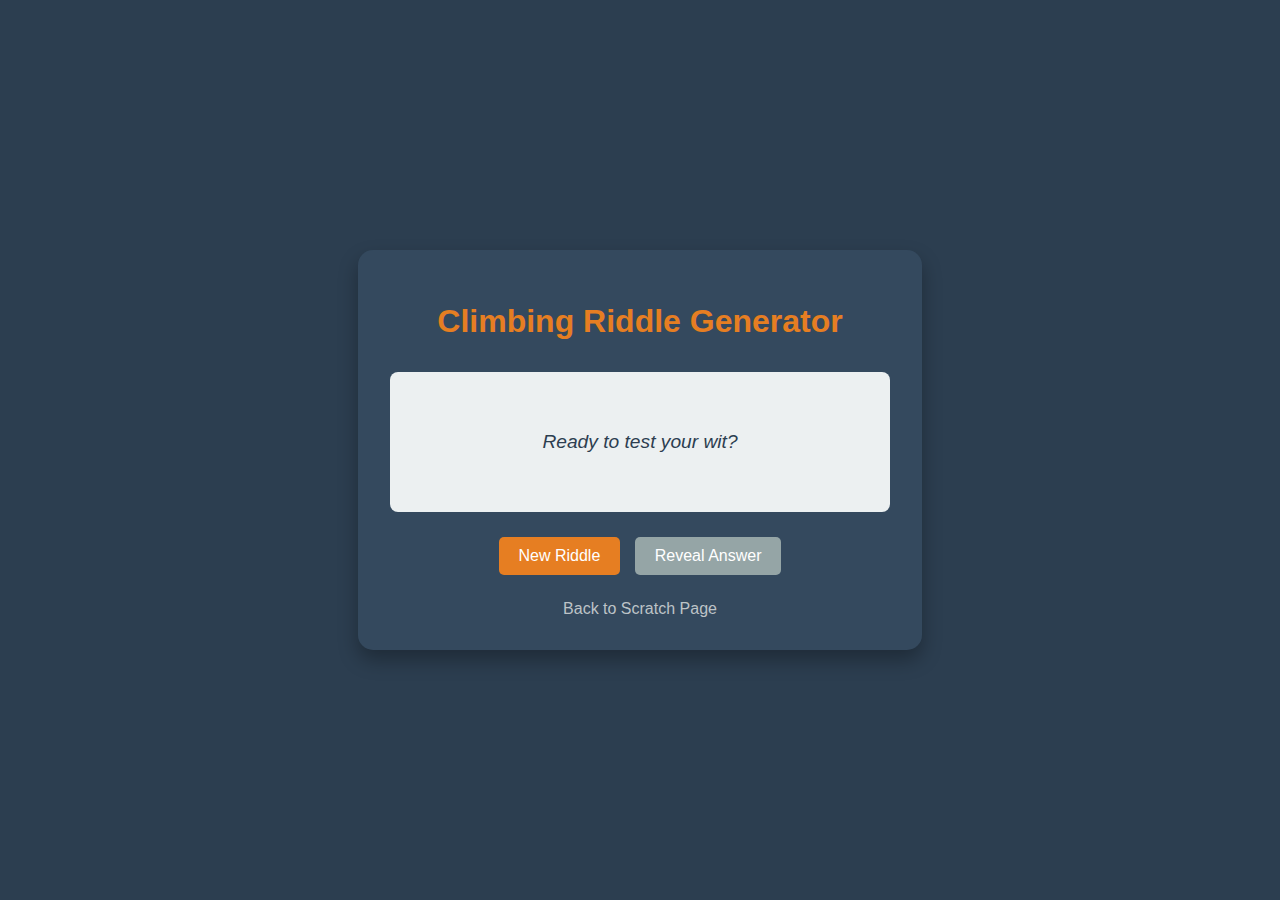
<file: game.html>
<!DOCTYPE html>
<html lang="en">

<head>
    <meta charset="UTF-8">
    <meta name="viewport" content="width=device-width, initial-scale=1.0">
    <title>Climbing Riddle Generator</title>
    <style>
        body {
            font-family: 'Segoe UI', Tahoma, Geneva, Verdana, sans-serif;
            background-color: #2c3e50;
            color: #ecf0f1;
            display: flex;
            justify-content: center;
            align-items: center;
            height: 100vh;
            margin: 0;
            text-align: center;
        }

        .game-container {
            background-color: #34495e;
            padding: 2rem;
            border-radius: 15px;
            box-shadow: 0 10px 20px rgba(0, 0, 0, 0.3);
            max-width: 500px;
            width: 90%;
        }

        h1 {
            color: #e67e22;
            margin-bottom: 2rem;
        }

        .riddle-box {
            background-color: #ecf0f1;
            color: #2c3e50;
            padding: 20px;
            border-radius: 8px;
            min-height: 100px;
            display: flex;
            align-items: center;
            justify-content: center;
            margin-bottom: 20px;
            font-size: 1.2rem;
            font-style: italic;
        }

        .answer-box {
            background-color: #27ae60;
            color: white;
            padding: 15px;
            border-radius: 8px;
            margin-top: 20px;
            display: none;
            /* Hidden by default */
            font-weight: bold;
        }

        button {
            background-color: #e67e22;
            color: white;
            border: none;
            padding: 10px 20px;
            border-radius: 5px;
            cursor: pointer;
            font-size: 1rem;
            transition: background-color 0.3s;
            margin: 5px;
        }

        button:hover {
            background-color: #d35400;
        }

        button#revealBtn {
            background-color: #95a5a6;
        }

        button#revealBtn:hover {
            background-color: #7f8c8d;
        }

        .nav-link {
            display: block;
            margin-top: 20px;
            color: #bdc3c7;
            text-decoration: none;
        }

        .nav-link:hover {
            text-decoration: underline;
        }
    </style>
</head>

<body>

    <div class="game-container">
        <h1>Climbing Riddle Generator</h1>

        <div class="riddle-box" id="riddleDisplay">
            Click "New Riddle" to start!
        </div>

        <button id="newRiddleBtn">New Riddle</button>
        <button id="revealBtn" disabled>Reveal Answer</button>

        <div class="answer-box" id="answerDisplay"></div>

        <a href="scratch.html" class="nav-link">Back to Scratch Page</a>
    </div>

    <script>
        const riddles = [
            { q: "I have a face but no eyes, hands but no arms. What am I?", a: "A Clock (Wait, that's not climbing. Let's try again: A Cliff Face!)" },
            { q: "I can be lead, but I have no authority. I can be top-roped, but I'm not a cow. What am I?", a: "A Route" },
            { q: "You use me to clip, but I'm not a coupon. I have a gate, but no fence. What am I?", a: "A Carabiner" },
            { q: "I save your life but I'm just a knot. I'm essentially a figure 8, but I don't skate. What am I?", a: "The Figure-Eight Knot" },
            { q: "I get high without drugs. I fall without failing. What am I?", a: "A Rock Climber" },
            { q: "I have a tongue but cannot speak. I have a sole but no spirit. What am I?", a: "A Climbing Shoe" },
            { q: "I am full of holes, yet I can hold your weight. What am I?", a: "A Bolt Hanger (or maybe some questionable limestone!)" }
        ];

        const riddleDisplay = document.getElementById('riddleDisplay');
        const answerDisplay = document.getElementById('answerDisplay');
        const newRiddleBtn = document.getElementById('newRiddleBtn');
        const revealBtn = document.getElementById('revealBtn');

        let currentRiddle = null;

        newRiddleBtn.addEventListener('click', () => {
            // Get random riddle
            const randomIndex = Math.floor(Math.random() * riddles.length);
            currentRiddle = riddles[randomIndex];

            // Update UI
            riddleDisplay.innerText = currentRiddle.q;
            answerDisplay.style.display = 'none';
            revealBtn.disabled = false;
            revealBtn.style.backgroundColor = "#95a5a6"; // Reset color
        });

        revealBtn.addEventListener('click', () => {
            if (!currentRiddle) return;

            // Show answer
            answerDisplay.innerText = currentRiddle.a;
            answerDisplay.style.display = 'block';
            revealBtn.disabled = true;
        });

        // Initialize with better placeholder
        riddleDisplay.innerText = "Ready to test your wit?";
    </script>
</body>

</html>
</file>
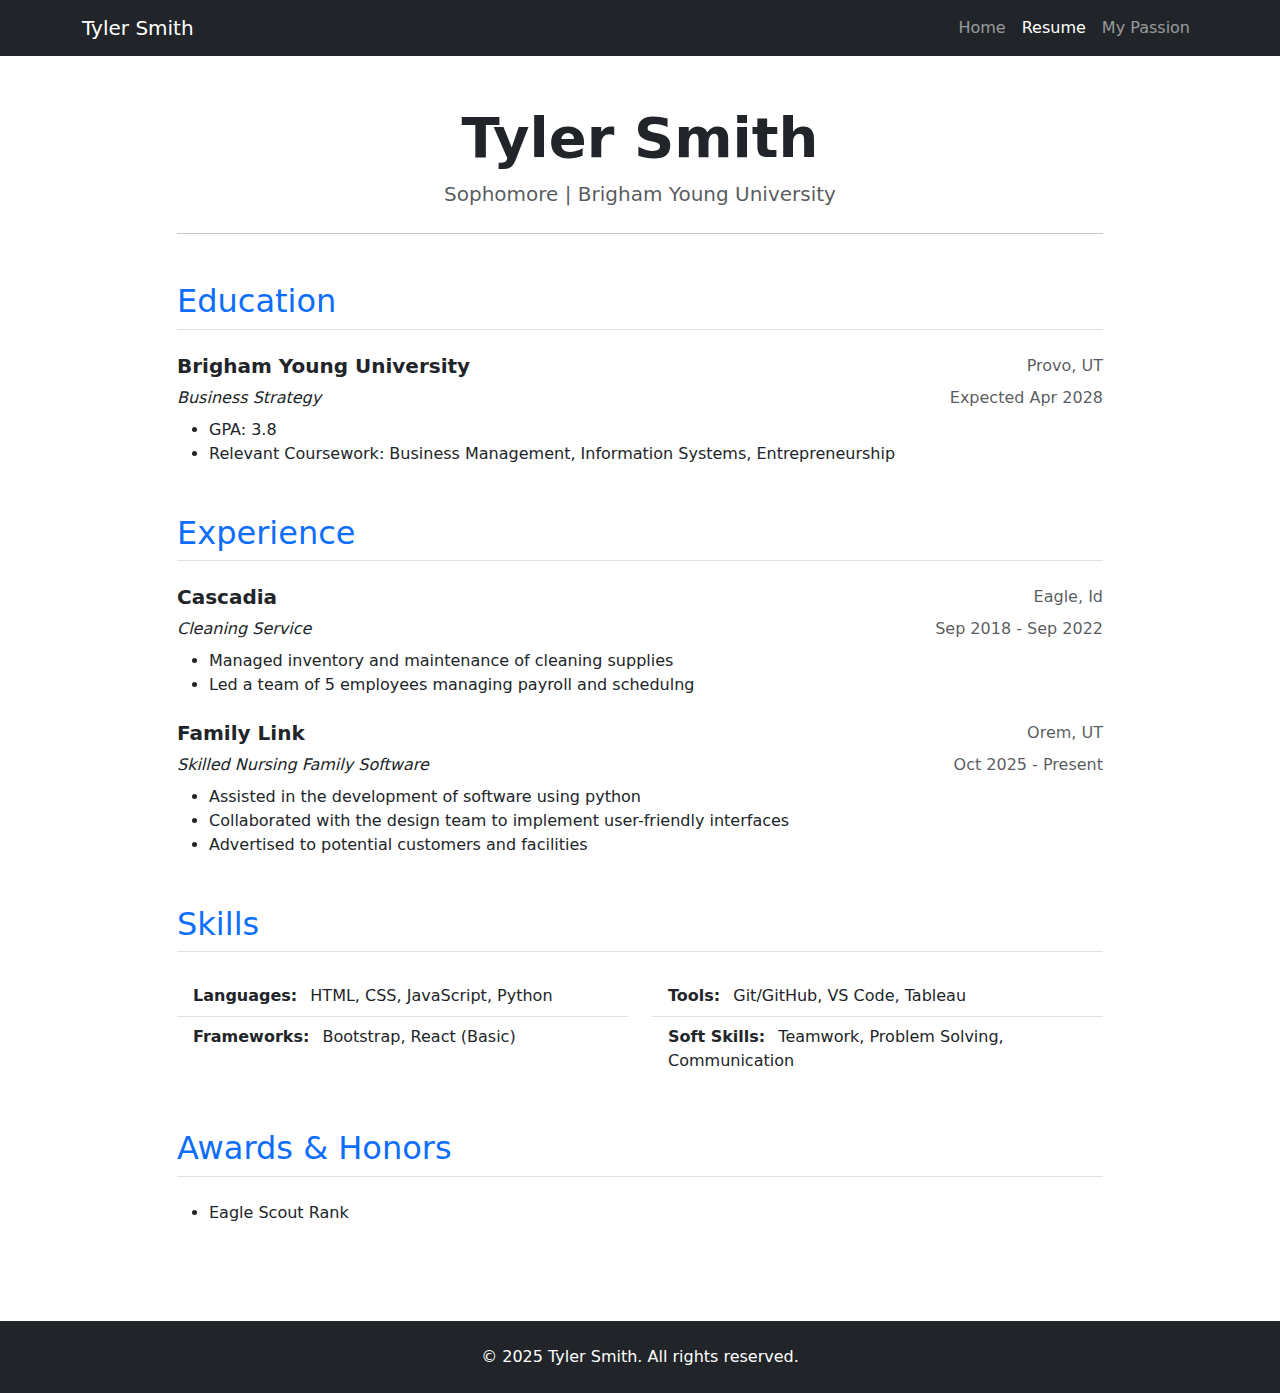
<file: resume.html>
<!DOCTYPE html>
<html lang="en">

<head>
    <meta charset="UTF-8">
    <meta name="viewport" content="width=device-width, initial-scale=1.0">
    <title>Resume - Tyler Smith</title>
    <link href="https://cdn.jsdelivr.net/npm/bootstrap@5.3.3/dist/css/bootstrap.min.css" rel="stylesheet"
        integrity="sha384-QWTKZyjpPEjISv5WaRU9OFeRpok6YctnYmDr5pNlyT2bRjXh0JMhjY6hW+ALEwIH" crossorigin="anonymous">
</head>

<body class="d-flex flex-column min-vh-100">

    <!-- Navigation -->
    <nav class="navbar navbar-expand-lg navbar-dark bg-dark">
        <div class="container">
            <a class="navbar-brand" href="index.html">Tyler Smith</a>
            <button class="navbar-toggler" type="button" data-bs-toggle="collapse" data-bs-target="#navbarNav"
                aria-controls="navbarNav" aria-expanded="false" aria-label="Toggle navigation">
                <span class="navbar-toggler-icon"></span>
            </button>
            <div class="collapse navbar-collapse" id="navbarNav">
                <ul class="navbar-nav ms-auto">
                    <li class="nav-item">
                        <a class="nav-link" href="index.html">Home</a>
                    </li>
                    <li class="nav-item">
                        <a class="nav-link active" aria-current="page" href="resume.html">Resume</a>
                    </li>
                    <li class="nav-item">
                        <a class="nav-link" href="scratch.html">My Passion</a>
                    </li>
                </ul>
            </div>
        </div>
    </nav>

    <!-- Resume Content -->
    <div class="container my-5">
        <div class="row">
            <div class="col-lg-10 mx-auto">

                <header class="mb-5 text-center">
                    <h1 class="display-4 fw-bold">Tyler Smith</h1>
                    <p class="lead text-muted">Sophomore | Brigham Young University</p>
                    <hr class="my-4">
                </header>

                <!-- Education -->
                <section class="mb-5">
                    <h2 class="text-primary border-bottom pb-2 mb-4">Education</h2>
                    <div class="d-flex justify-content-between">
                        <h3 class="h5 fw-bold">Brigham Young University</h3>
                        <span class="text-muted">Provo, UT</span>
                    </div>
                    <div class="d-flex justify-content-between mb-2">
                        <span class="fst-italic">Business Strategy</span>
                        <span class="text-muted">Expected Apr 2028</span>
                    </div>
                    <ul>
                        <li>GPA: 3.8</li>
                        <li>Relevant Coursework: Business Management, Information Systems, Entrepreneurship</li>
                    </ul>
                </section>

                <!-- Experience -->
                <section class="mb-5">
                    <h2 class="text-primary border-bottom pb-2 mb-4">Experience</h2>

                    <div class="mb-4">
                        <div class="d-flex justify-content-between">
                            <h3 class="h5 fw-bold">Cascadia</h3>
                            <span class="text-muted">Eagle, Id</span>
                        </div>
                        <div class="d-flex justify-content-between mb-2">
                            <span class="fst-italic">Cleaning Service</span>
                            <span class="text-muted">Sep 2018 - Sep 2022</span>
                        </div>
                        <ul>
                            <li>Managed inventory and maintenance of cleaning supplies</li>
                            <li>Led a team of 5 employees managing payroll and schedulng</li>
                        </ul>
                    </div>

                    <div class="mb-4">
                        <div class="d-flex justify-content-between">
                            <h3 class="h5 fw-bold">Family Link</h3>
                            <span class="text-muted">Orem, UT</span>
                        </div>
                        <div class="d-flex justify-content-between mb-2">
                            <span class="fst-italic">Skilled Nursing Family Software</span>
                            <span class="text-muted">Oct 2025 - Present</span>
                        </div>
                        <ul>
                            <li>Assisted in the development of software using python</li>
                            <li>Collaborated with the design team to implement user-friendly interfaces</li>
                            <li>Advertised to potential customers and facilities</li>
                        </ul>
                    </div>
                </section>

                <!-- Skills -->
                <section class="mb-5">
                    <h2 class="text-primary border-bottom pb-2 mb-4">Skills</h2>
                    <div class="row">
                        <div class="col-md-6">
                            <ul class="list-group list-group-flush">
                                <li class="list-group-item bg-transparent"><strong class="me-2">Languages:</strong>
                                    HTML, CSS, JavaScript, Python</li>
                                <li class="list-group-item bg-transparent"><strong class="me-2">Frameworks:</strong>
                                    Bootstrap, React (Basic)</li>
                            </ul>
                        </div>
                        <div class="col-md-6">
                            <ul class="list-group list-group-flush">
                                <li class="list-group-item bg-transparent"><strong class="me-2">Tools:</strong>
                                    Git/GitHub, VS Code, Tableau</li>
                                <li class="list-group-item bg-transparent"><strong class="me-2">Soft Skills:</strong>
                                    Teamwork, Problem Solving, Communication</li>
                            </ul>
                        </div>
                    </div>
                </section>

                <!-- Awards -->
                <section class="mb-5">
                    <h2 class="text-primary border-bottom pb-2 mb-4">Awards & Honors</h2>
                    <ul>
                        <li>Eagle Scout Rank</li>
                    </ul>
                </section>

            </div>
        </div>
    </div>

    <!-- Footer -->
    <footer class="bg-dark text-white py-4 mt-auto">
        <div class="container text-center">
            <p class="mb-0">&copy; 2025 Tyler Smith. All rights reserved.</p>
        </div>
    </footer>

    <script src="https://cdn.jsdelivr.net/npm/bootstrap@5.3.3/dist/js/bootstrap.bundle.min.js"
        integrity="sha384-YvpcrYf0tY3lHB60NNkmXc5s9fDVZLESaAA55NDzOxhy9GkcIdslK1eN7N6jIeHz"
        crossorigin="anonymous"></script>
</body>

</html>
</file>
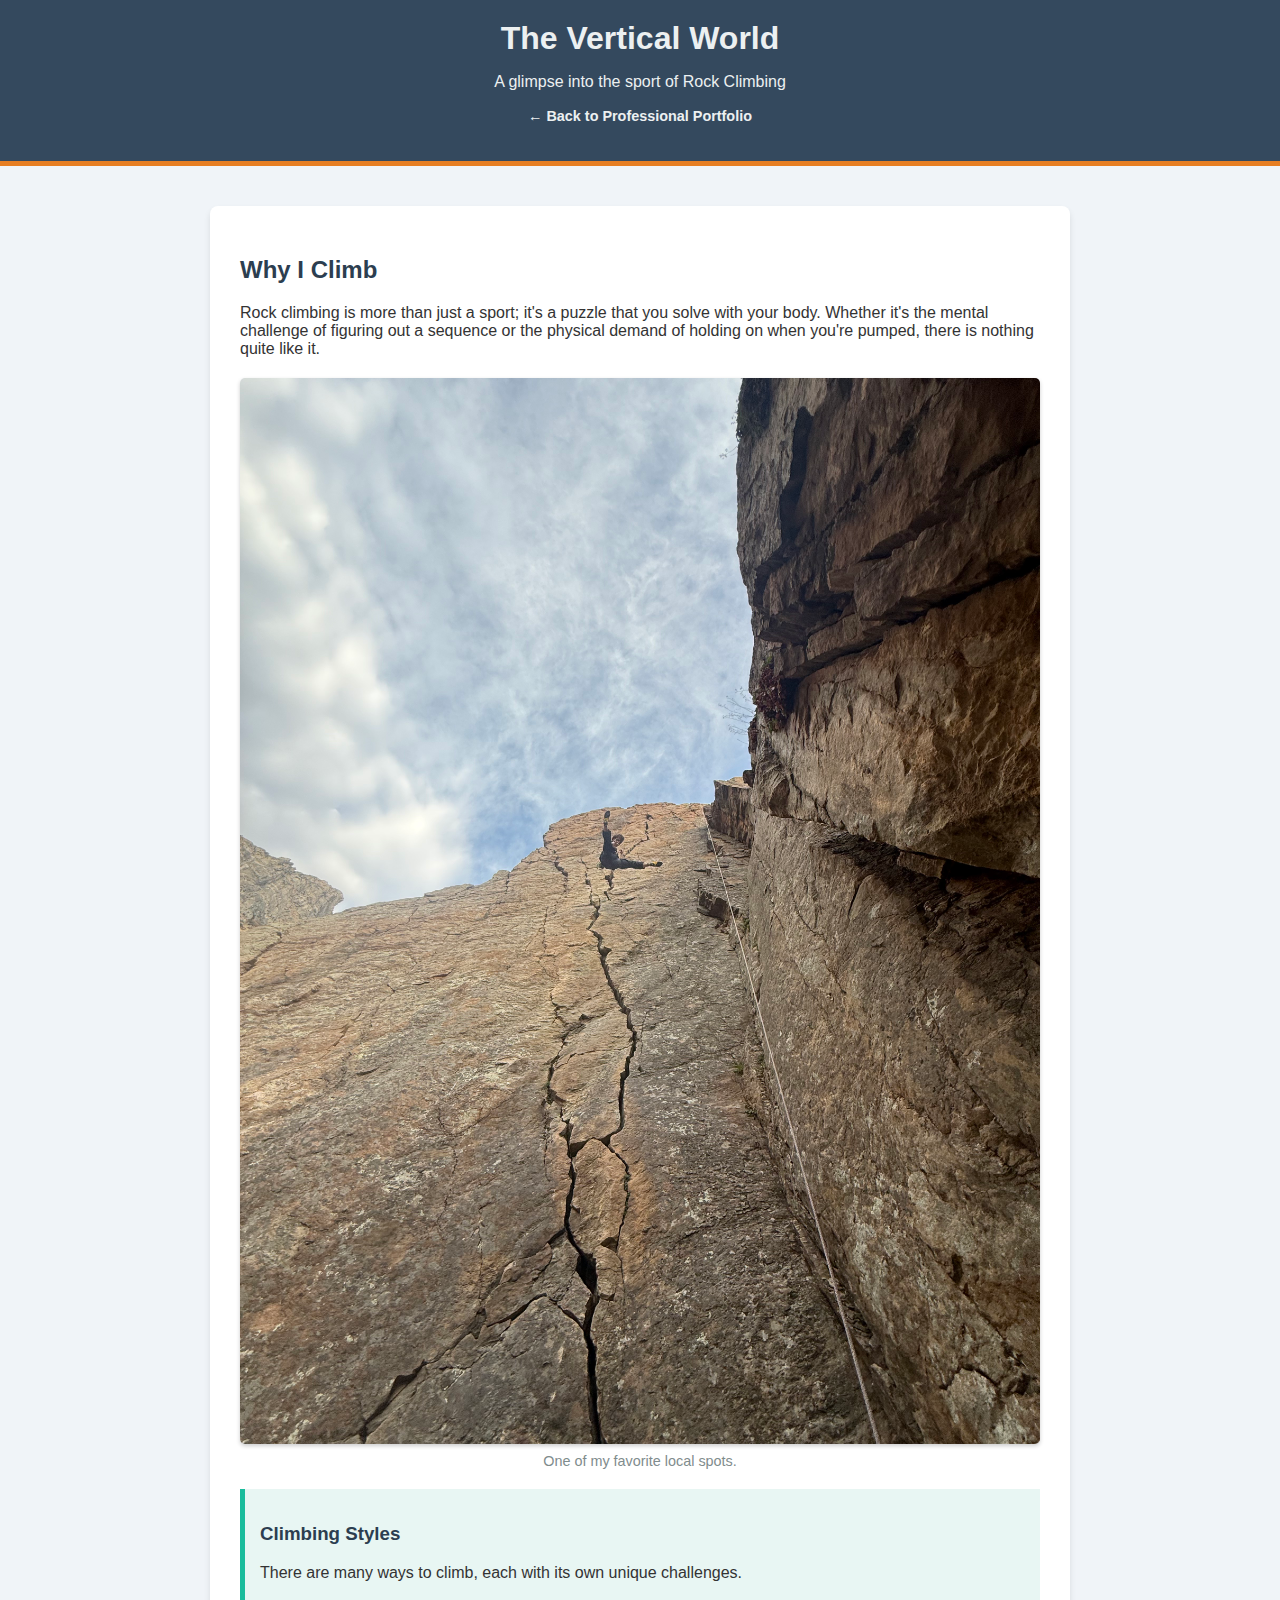
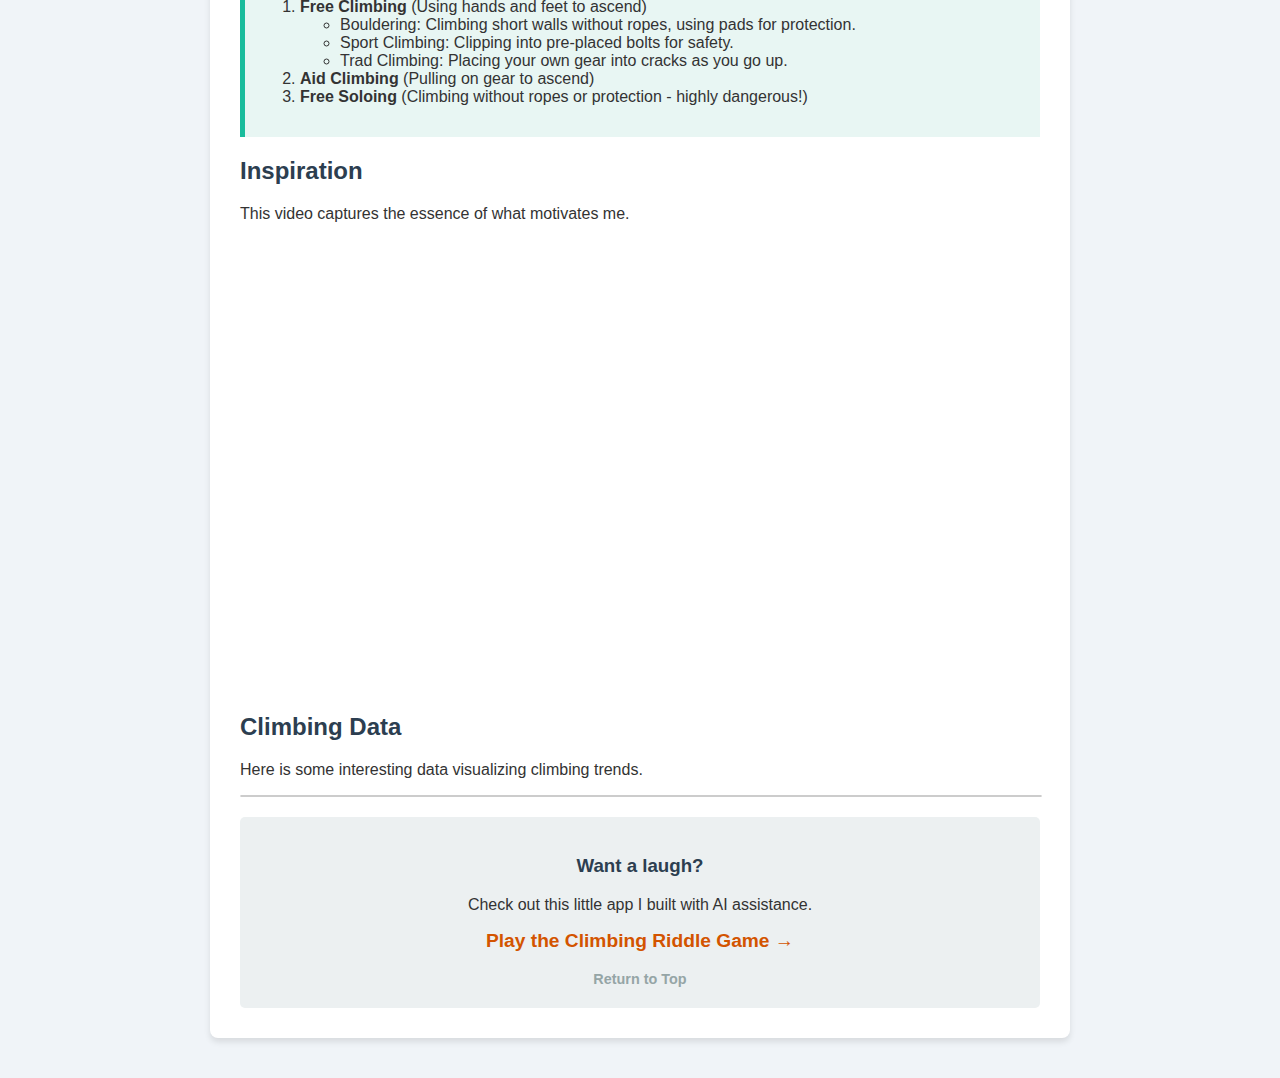
<file: scratch.html>
<!DOCTYPE html>
<html lang="en">

<head>
    <meta charset="UTF-8">
    <meta name="viewport" content="width=device-width, initial-scale=1.0">
    <title>The Vertical World - Climbing Passion</title>
    <!-- Requirement: Link to custom stylesheet -->
    <link rel="stylesheet" href="scratch_style.css">
</head>

<body>

    <!-- Requirement: On-page anchor target -->
    <a id="top"></a>

    <div class="header-container">
        <h1>The Vertical World</h1>
        <p>A glimpse into the sport of Rock Climbing</p>
        <p><a href="index.html" style="color: #ecf0f1; font-size: 0.9em;">&larr; Back to Professional Portfolio</a></p>
    </div>

    <div class="content-wrapper">

        <h2>Why I Climb</h2>
        <p>
            Rock climbing is more than just a sport; it's a puzzle that you solve with your body.
            Whether it's the mental challenge of figuring out a sequence or the physical demand of holding on
            when you're pumped, there is nothing quite like it.
        </p>

        <!-- Requirement: Image not from Bootstrap -->
        <div class="image-container">
            <img src="IMG_1746.jpg" alt="A scenic climbing wall view">
            <p style="font-size: 0.9em; color: #7f8c8d; margin-top: 5px;">One of my favorite local spots.</p>
        </div>

        <div class="info-box">
            <h3>Climbing Styles</h3>
            <p>There are many ways to climb, each with its own unique challenges.</p>

            <!-- Requirement: Unordered list embedded in an ordered list -->
            <ol>
                <li><strong>Free Climbing</strong> (Using hands and feet to ascend)
                    <ul>
                        <li>Bouldering: Climbing short walls without ropes, using pads for protection.</li>
                        <li>Sport Climbing: Clipping into pre-placed bolts for safety.</li>
                        <li>Trad Climbing: Placing your own gear into cracks as you go up.</li>
                    </ul>
                </li>
                <li><strong>Aid Climbing</strong> (Pulling on gear to ascend)</li>
                <li><strong>Free Soloing</strong> (Climbing without ropes or protection - highly dangerous!)</li>
            </ol>
        </div>

        <!-- Requirement: Embedded YouTube video -->
        <h2>Inspiration</h2>
        <p>This video captures the essence of what motivates me.</p>
        <div class="video-container">
            <iframe width="560" height="315" src="https://www.youtube.com/embed/zhDXksXQ0ak" title="YouTube video player" frameborder="0" allow="accelerometer; autoplay; clipboard-write; encrypted-media; gyroscope; picture-in-picture; web-share" allowfullscreen></iframe>
        </div>

        <h2>Climbing Data</h2>
        <p>Here is some interesting data visualizing climbing trends.</p>

        <!-- Requirement: Live and interactive embedded Tableau graph -->
        <div style="width: 100%; max-width: 100%; overflow-x: auto; overflow-y: auto; max-height: 600px; border: 1px solid #ccc; border-radius: 8px;">
            <div class='tableauPlaceholder' id='viz1765432331376' style='position: relative; min-width: 800px;'>
                <noscript><a href='#'><img alt='Final Dashboard' src='https://public.tableau.com/static/images/Th/TheClimbingProject/FinalDashboard/1_rss.png' style='border: none' /></a></noscript>
                <object class='tableauViz' style='display:none;'>
                    <param name='host_url' value='https%3A%2F%2Fpublic.tableau.com%2F' />
                    <param name='embed_code_version' value='3' />
                    <param name='site_root' value='' />
                    <param name='name' value='TheClimbingProject/FinalDashboard' />
                    <param name='tabs' value='no' />
                    <param name='toolbar' value='yes' />
                    <param name='static_image' value='https://public.tableau.com/static/images/Th/TheClimbingProject/FinalDashboard/1.png' />
                    <param name='animate_transition' value='yes' />
                    <param name='display_static_image' value='yes' />
                    <param name='display_spinner' value='yes' />
                    <param name='display_overlay' value='yes' />
                    <param name='display_count' value='yes' />
                    <param name='language' value='en-US' />
                </object>
            </div>
        </div>
        <script type='text/javascript'>
            var divElement = document.getElementById('viz1765432331376');
            var vizElement = divElement.getElementsByTagName('object')[0];
            vizElement.style.width = '800px';
            vizElement.style.height = '600px';
            var scriptElement = document.createElement('script');
            scriptElement.src = 'https://public.tableau.com/javascripts/api/viz_v1.js';
            vizElement.parentNode.insertBefore(scriptElement, vizElement);
        </script>

        <div class="nav-link-box">
            <!-- Requirement: Link to Web App -->
            <h3>Want a laugh?</h3>
            <p>Check out this little app I built with AI assistance.</p>
            <a href="game.html" style="font-size: 1.2em; color: #d35400;">Play the Climbing Riddle Game &rarr;</a>

            <br><br>
            <!-- Requirement: On-page anchor link -->
            <a href="#top" style="font-size: 0.9em; color: #95a5a6;">Return to Top</a>
        </div>

    </div>

</body>

</html>
</file>
<file: scratch_style.css>
/* Requirement: Styles that specify font family */
body {
    font-family: 'Segoe UI', Tahoma, Geneva, Verdana, sans-serif;
    margin: 0;
    padding: 0;
    /* Requirement: Custom background color or image */
    background-color: #f0f4f8; 
    color: #333;
}

/* Requirement: Styles that specify font color */
h1, h2, h3 {
    color: #2c3e50;
}

a {
    color: #e67e22;
    text-decoration: none;
    font-weight: bold;
}

a:hover {
    text-decoration: underline;
}

/* Requirement: At least three divs for positioning and styling blocks of content */
/* Div 1: Header Container */
.header-container {
    background-color: #34495e;
    color: #ecf0f1;
    padding: 20px;
    text-align: center;
    border-bottom: 5px solid #e67e22;
}

.header-container h1 {
    color: #ecf0f1; /* Override default header color */
    margin: 0;
}

/* Div 2: Main Content Container centered on page */
.content-wrapper {
    max-width: 800px;
    margin: 40px auto;
    background-color: #ffffff;
    padding: 30px;
    border-radius: 8px;
    box-shadow: 0 4px 6px rgba(0,0,0,0.1);
}

/* Div 3: Sidebar or Info Box for positioning */
.info-box {
    background-color: #e8f6f3;
    border-left: 5px solid #1abc9c;
    padding: 15px;
    margin: 20px 0;
}

.nav-link-box {
    text-align: center;
    margin-top: 20px;
    padding: 20px;
    background-color: #ecf0f1;
    border-radius: 5px;
}

.image-container {
    text-align: center;
    margin: 20px 0;
}

.image-container img {
    max-width: 100%;
    border-radius: 5px;
    box-shadow: 0 2px 4px rgba(0,0,0,0.2);
}

.video-container {
    position: relative;
    padding-bottom: 56.25%; /* 16:9 */
    height: 0;
    margin: 20px 0;
}

.video-container iframe {
    position: absolute;
    top: 0;
    left: 0;
    width: 100%;
    height: 100%;
    border-radius: 5px;
}

#tableauViz {
    margin: 40px auto;
    width: 100%;
}
</file>
